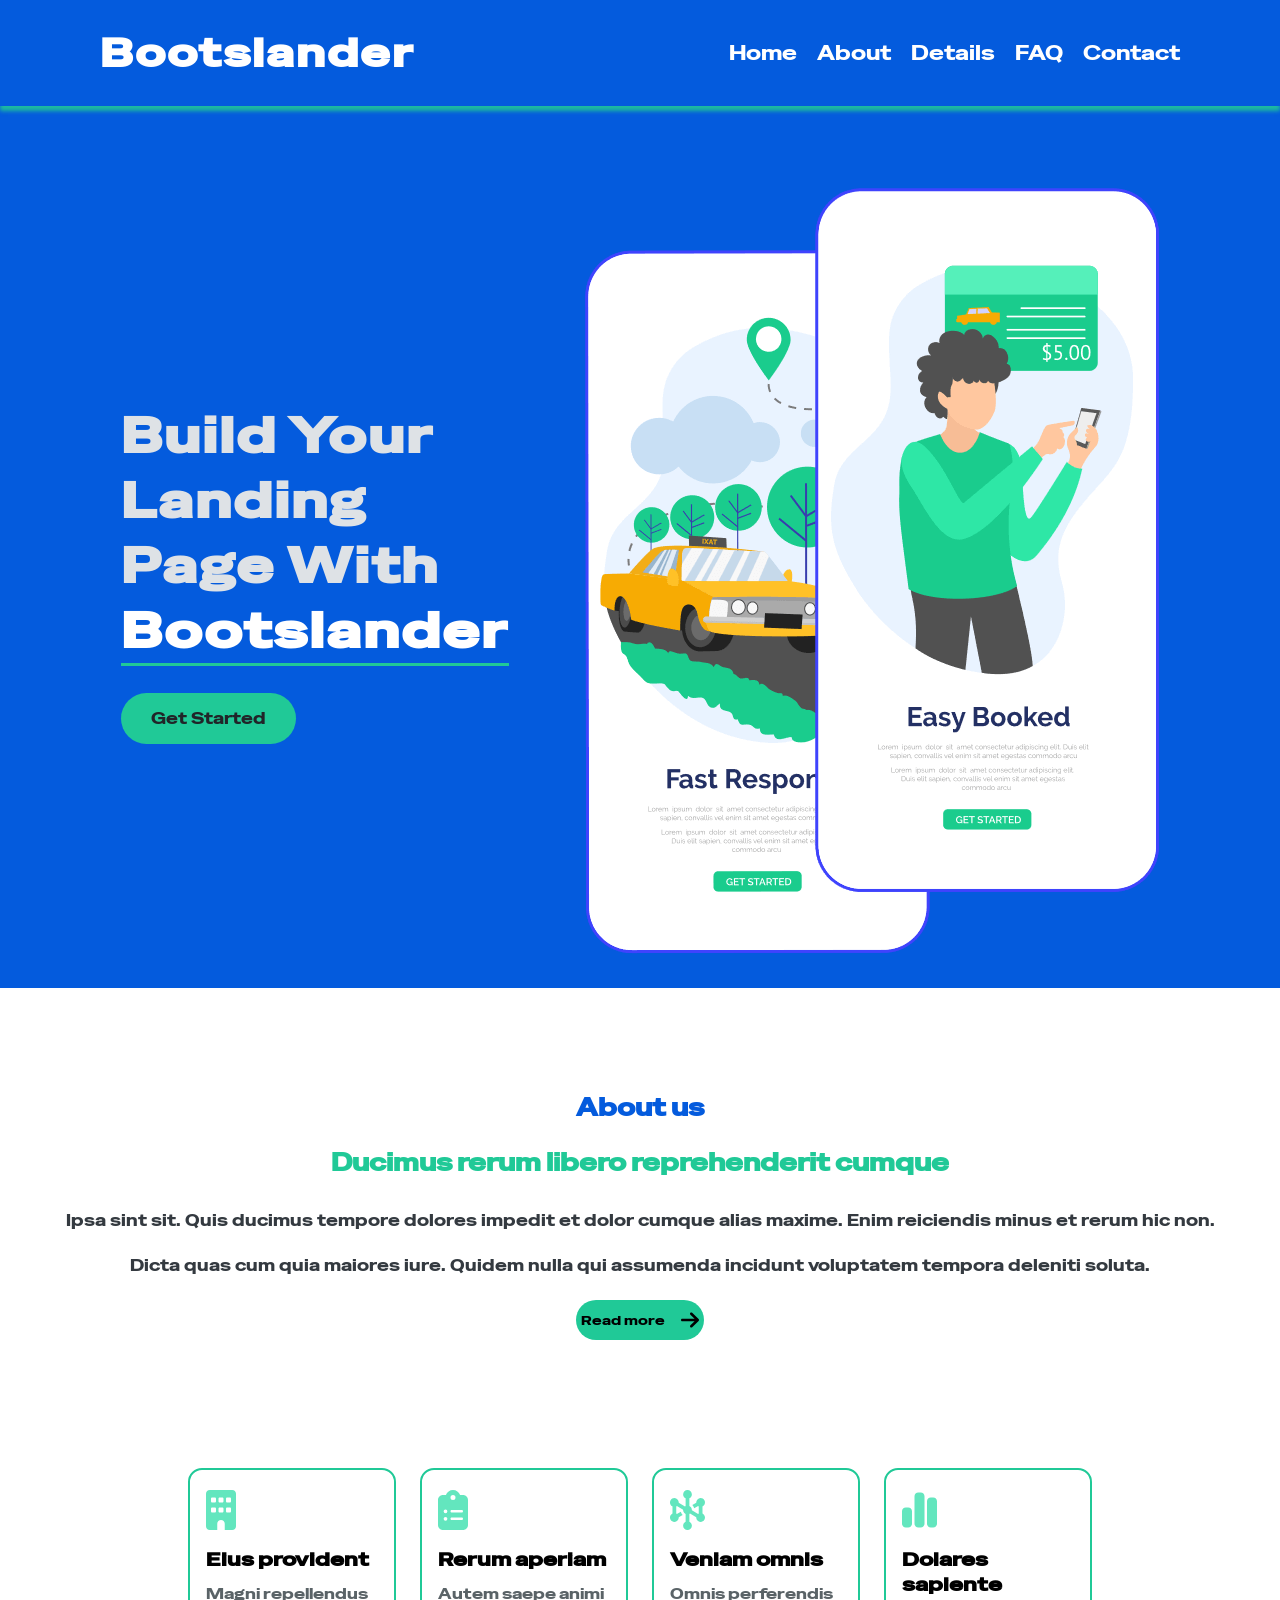
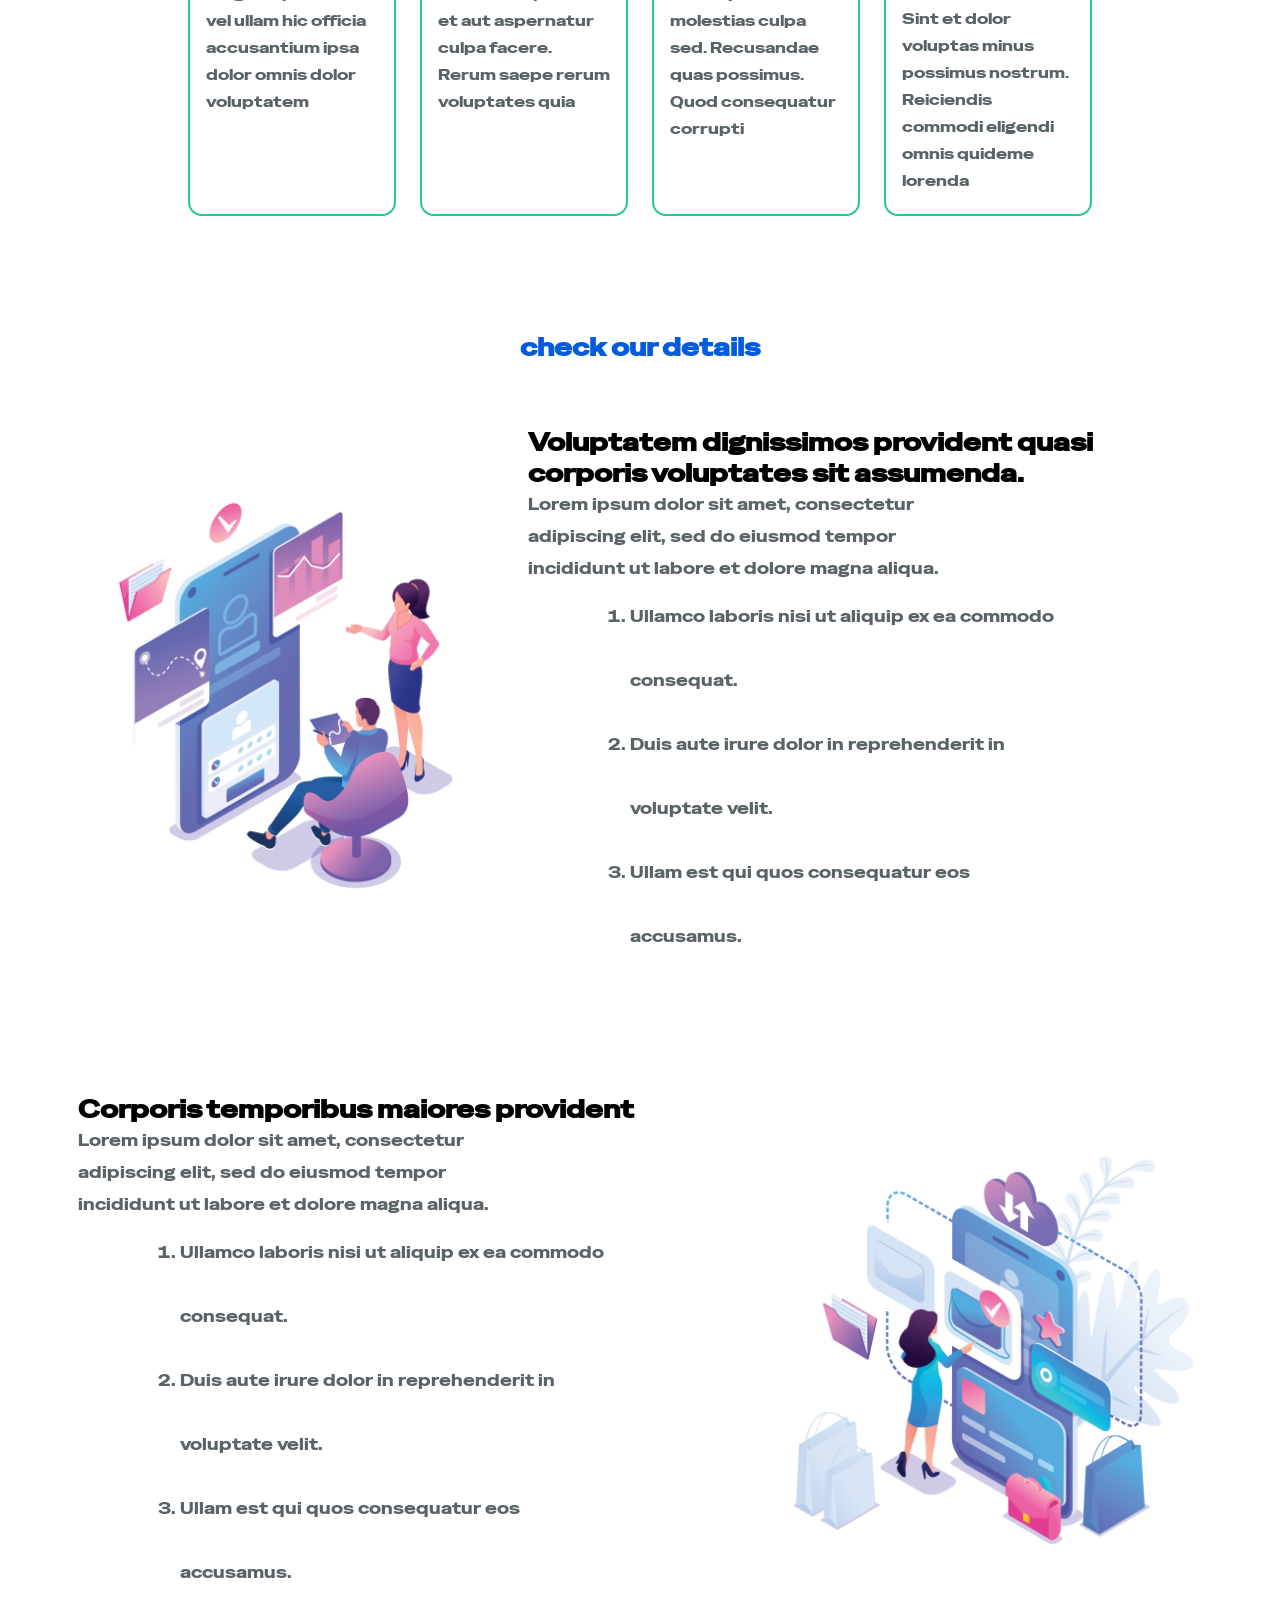
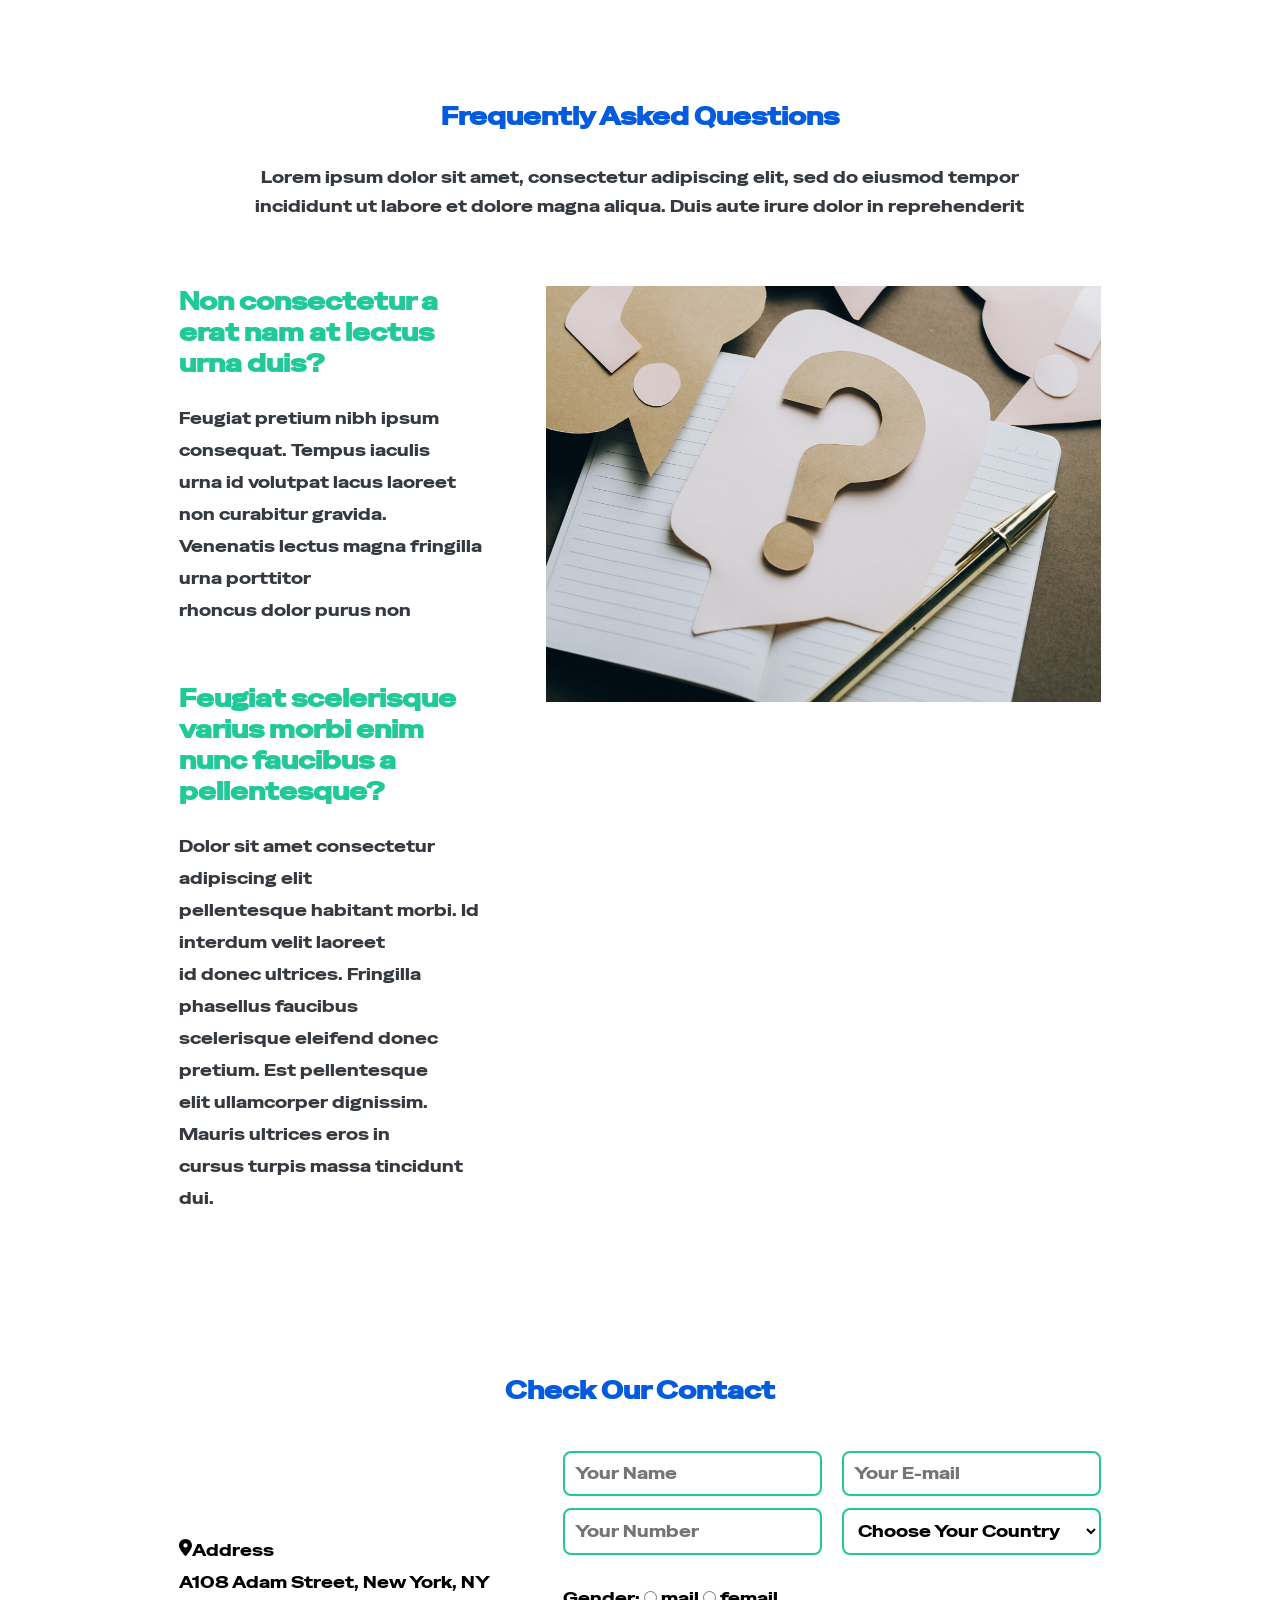
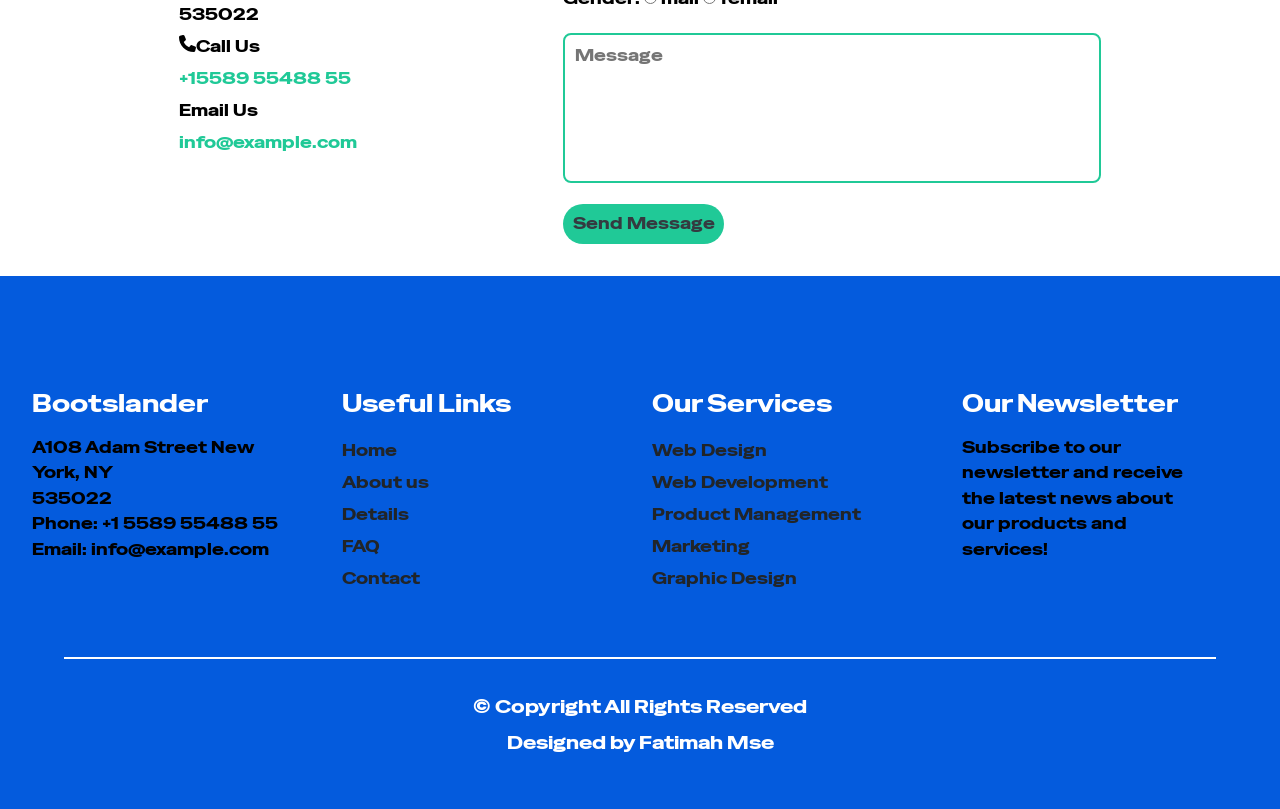
<file: Raneem_Nassan_2#/index.html>
<!DOCTYPE html>
<html lang="en">
<head>
    <meta charset="UTF-8">
    <meta name="viewport" content="width=device-width, initial-scale=1.0">
    <link rel="stylesheet" href="./assets/css/style.css">
    <link rel="preconnect" href="https://fonts.googleapis.com">
    <link rel="preconnect" href="https://fonts.gstatic.com" crossorigin>
    <link href="https://fonts.googleapis.com/css2?family=Special+Gothic+Expanded+One&display=swap" rel="stylesheet">
    <title>Document</title>
</head>
<body>
    <header>
        <nav>
            <div class="navItems">
                <h1 class="logo">Bootslander</h1>
                <ul class="navLink">
                    <li><a href="#home">Home</a></li>
                    <li><a href="#about">About</a></li>
                    <li><a href="#details">Details</a></li>
                    <li><a href="#faq">FAQ</a></li>
                    <li><a href="#contact">Contact</a></li>
                </ul>
            </div>
        </nav>

        <div class="hero">
            <div class="heroContext">
                <h2>Build Your Landing <br> Page With  <br><span>Bootslander</span></h2>
                <button type="submit" class="heroButton">Get Started</button>
            </div>

            <div class="imagehero">
                <img src="./assets/img/hero-img.png" alt="heroImage">
            </div>
        </div>
    </header>
        <section id="about" >
            <div class="about">
                <h1>About us</h1>
                <h2 class="sub_title">Ducimus rerum libero reprehenderit cumque</h2>
                <p  class="text">Ipsa sint sit. Quis ducimus tempore dolores impedit et dolor cumque alias maxime. Enim reiciendis minus et rerum hic non. </p>
                <p class="text"> Dicta quas cum quia maiores iure. Quidem nulla qui assumenda incidunt voluptatem tempora deleniti soluta.</p>
                <button class="btnReadmore">Read more
                        <img src="./assets/img/arrow-right-solid.svg" alt="arrow-right" >
                </button>
            </div>
            <div class="container">
                <div class="cardOne">
                    <img src="./assets/img/building-solid.svg" alt="building" class="imgCard">
                    <h3>Eius provident</h3>
                    <p class="textCard">Magni repellendus vel ullam  hic officia accusantium ipsa dolor omnis dolor voluptatem</p>
                </div>
                <div class="cardOne">
                    <img src="./assets/img/clipboard-list-solid.svg" alt="clipboard-list" class="imgCard">
                    <h3>Rerum aperiam</h3>
                    <p class="textCard">Autem saepe animi et aut aspernatur culpa facere. Rerum saepe rerum voluptates quia</p>
                </div>
                <div class="cardOne">
                    <img src="./assets/img/hexagon-nodes-solid.svg" alt="hexagon-nodes" class="imgCard">
                    <h3>Veniam omnis</h3>
                    <p class="textCard">Omnis perferendis molestias culpa sed. Recusandae quas possimus. Quod consequatur corrupti</p>
                </div>
                <div class="cardOne">
                    <img src="./assets/img/chart-simple-solid.svg" alt="chart-simple" class="imgCard">
                    <h3>Dolares sapiente</h3>
                    <p class="textCard">Sint et dolor voluptas minus possimus nostrum. Reiciendis commodi eligendi omnis quideme lorenda</p>
                </div>
            </div>
        </section>
        <section  id="details">
            <div class="detail">
                <h1>check our details</h1>
            </div>
            <div class="details">
                <div class="detailsPhoto">
                    <img src="./assets/img/details-1.png" alt="detailsphoto">
                </div>
                <div class="detailsText">
                    <h2>Voluptatem dignissimos provident quasi corporis voluptates sit assumenda.</h2>
                    <p>Lorem ipsum dolor sit amet, consectetur adipiscing elit, sed do eiusmod tempor incididunt ut labore et dolore magna aliqua.</p>
                    <ol type="1">
                        <li>Ullamco laboris nisi ut aliquip ex ea commodo consequat.</li>
                        <li>Duis aute irure dolor in reprehenderit in voluptate velit.</li>
                        <li>Ullam est qui quos consequatur eos accusamus.</li>
                    </ol>
                </div>
            </div>
            <br>
            <div class="detailsSecond">
                <div class="detailsText">
                    <h2>Corporis temporibus maiores provident</h2>
                    <p>Lorem ipsum dolor sit amet, consectetur adipiscing elit, sed do eiusmod tempor incididunt ut labore et dolore magna aliqua.</p>
                    <ol type="1">
                        <li>Ullamco laboris nisi ut aliquip ex ea commodo consequat.</li>
                        <li>Duis aute irure dolor in reprehenderit in voluptate velit.</li>
                        <li>Ullam est qui quos consequatur eos accusamus.</li>
                    </ol>
                </div>
                <div class="detailsPhoto">
                    <img src="./assets/img/details-2.png" alt="details-2">
                </div>
            </div>
        </section>
        <section id="faq">
            <div class="faqTitle">
                <h1>Frequently Asked Questions</h1>
                <p>Lorem ipsum dolor sit amet, consectetur adipiscing elit, sed do eiusmod tempor incididunt ut labore et dolore magna aliqua. Duis aute irure dolor in reprehenderit
                </p>
            </div>
            <div class="faqContainer">
                <div class="tesxt">
                    <h2>Non consectetur a erat nam at lectus urna duis?</h2>
                    <p>Feugiat pretium nibh ipsum consequat. Tempus iaculis <br> urna id volutpat lacus laoreet non curabitur gravida. <br> Venenatis lectus magna fringilla urna porttitor  <br>rhoncus dolor purus non
                    </p>
                    <h2>Feugiat scelerisque varius morbi enim nunc faucibus a pellentesque?</h2>
                    <p>Dolor sit amet consectetur adipiscing elit <br> pellentesque habitant morbi. Id interdum velit laoreet  <br>id donec ultrices. Fringilla phasellus faucibus  <br>scelerisque eleifend donec pretium. Est pellentesque <br> elit ullamcorper dignissim. Mauris ultrices eros in  <br>cursus turpis massa tincidunt dui.
                    </p>
                </div>
                <div class="imges">
                    <img src="./assets/img/faq.jpg" alt="faq">
                </div>
            </div>
        </section>
        <section id="contact" class="contact">
            <h1>check our contact</h1>
            <div class="contact-input">
                <div class="contactInfo">
                    <p>
                    <img src="./assets/img/location-dot-solid.svg" alt="location-svg" >Address
                    <br>
                    A108 Adam Street, New York, NY 535022
                    </p>
                    <p>
                        <img src="./assets/img/phone-solid.svg" alt="phone-svg" >Call Us
                        <br>
                        <span>+15589 55488 55</span>
                    </p>
                    <p>
                        Email Us
                        <br>
                        <span>info@example.com</span>
                    </p>
                </div>
                <div class="contactInput">
                    <form action=""></form>
                        <div class="input">
                            <input type="text" placeholder="Your Name" >
                            <input type="email"  placeholder="Your E-mail" >
                        </div>
                        <div class="input">
                            <input type="number" placeholder="Your Number"  >
                            <select name="country" id="country" >
                                <option value="">Choose Your Country</option>
                                <option value="Aleppo">Aleppo</option>
                                <option value="Lattakia">Lattakia</option>
                                <option value="Hama">Hama</option>
                                <option value="Homs">Homs</option>
                            </select>
                        </div>
                        <br>
                        <label for="gender">Gender:</label>
                        <input type="radio" name="gender" id="mail" value="mail">
                        <label for="mail">mail</label>
                        <input type="radio" name="gender" id="femail " value="femail">
                        <label for="femail">femail</label>
                        <br>
                        <textarea name="message" id="message" cols="55" rows="6" placeholder="Message"></textarea>
                        <br>
                        <input type="submit" value="Send Message" class="sendMessage">
                    </form>
                </div>
            </div>
        </section>
    </main>
    <footer  class="footer">
        <div class="footer-container">
            <div class="footerCloum">
                <h3>Bootslander</h3>
                <p>A108 Adam Street New York, NY <br> 535022</p>
                <p> Phone: +1 5589 55488 55</p>
                <p>Email: info@example.com</p>
            </div>
            <div class="footerCloum">
                <h3>Useful Links</h3>
                <ul>
                    <li><a href="#home">Home</a></li>
                    <li><a href="#about">About us</a></li>
                    <li><a href="#details">Details</a></li>
                    <li><a href="#faq">FAQ</a></li>
                    <li><a href="#Contact">Contact</a></li>
                </ul>
            </div>
            <div class="footerCloum">
                <h3>Our Services</h3>
                <ul>
                    <li><a href="#">Web Design</a></li>
                    <li><a href="#">Web Development</a></li>
                    <li><a href="#">Product Management</a></li>
                    <li><a href="#">Marketing</a></li>
                    <li><a href="#">Graphic Design</a></li>
                </ul>
            </div>
            <div class="footerCloum">
                <h3>Our Newsletter</h3>
                <p class="praghe">Subscribe to our  <br>newsletter and receive <br> the latest news about  <br>our products and  <br>services!</p>
            </div>
        </div>
        <hr class="footer-divider">
        <div class="footer-bottom">
            <h3>
                © Copyright All Rights Reserved <br>Designed by Fatimah Mse
            </h3>
        </div>
    </footer>
    
    
</body>
</html>
</file>
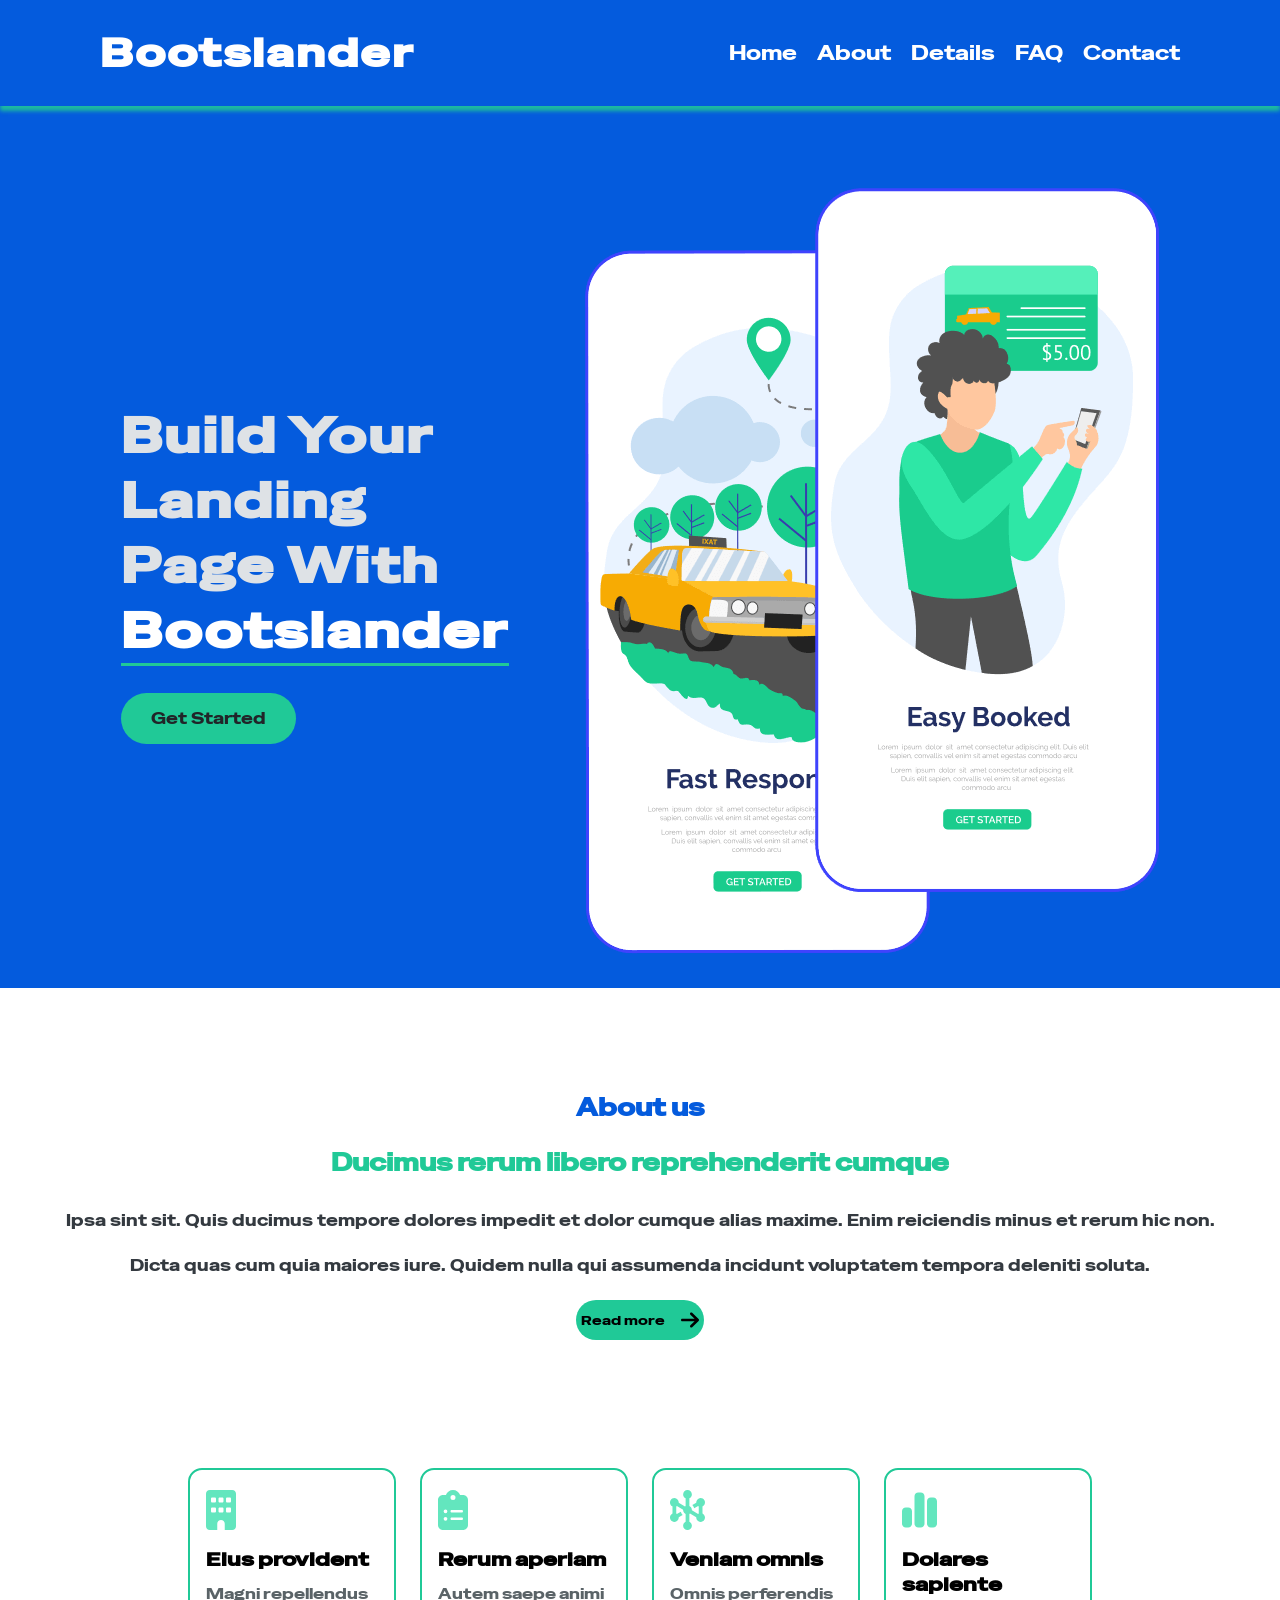
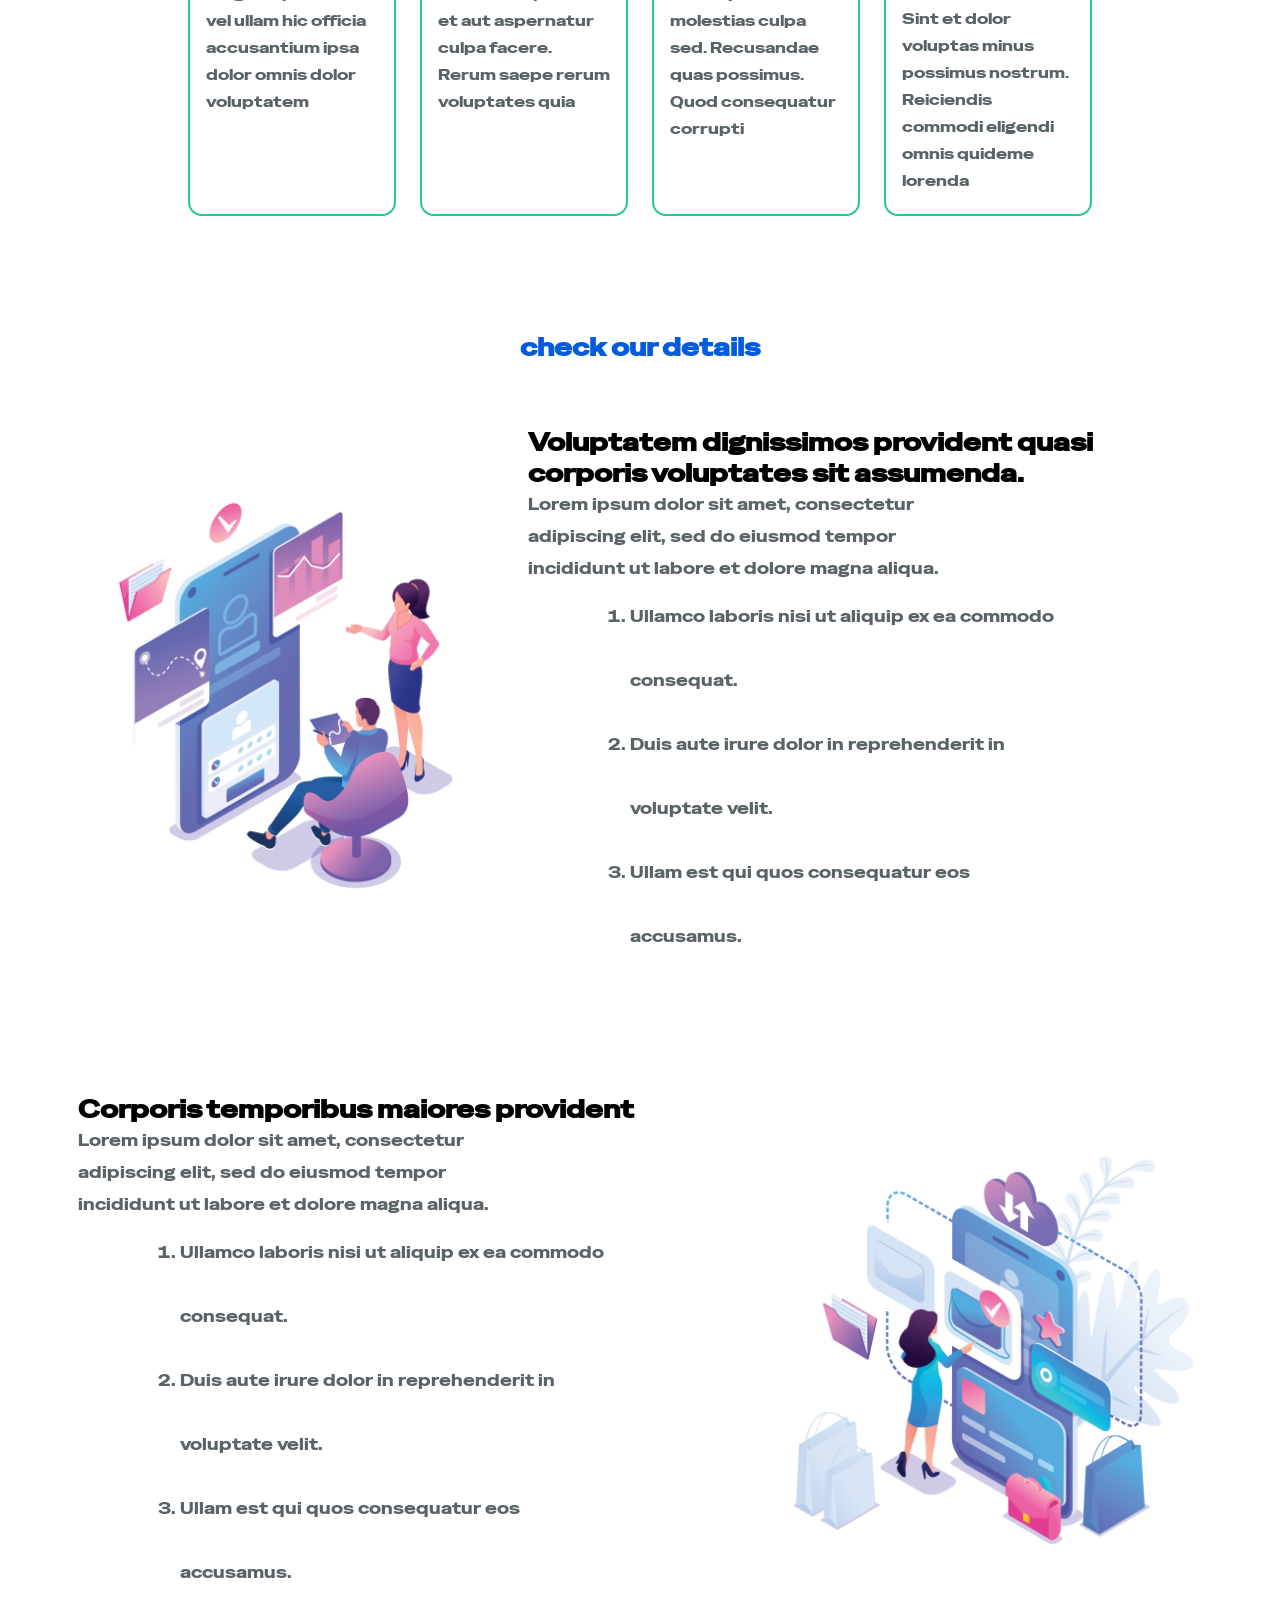
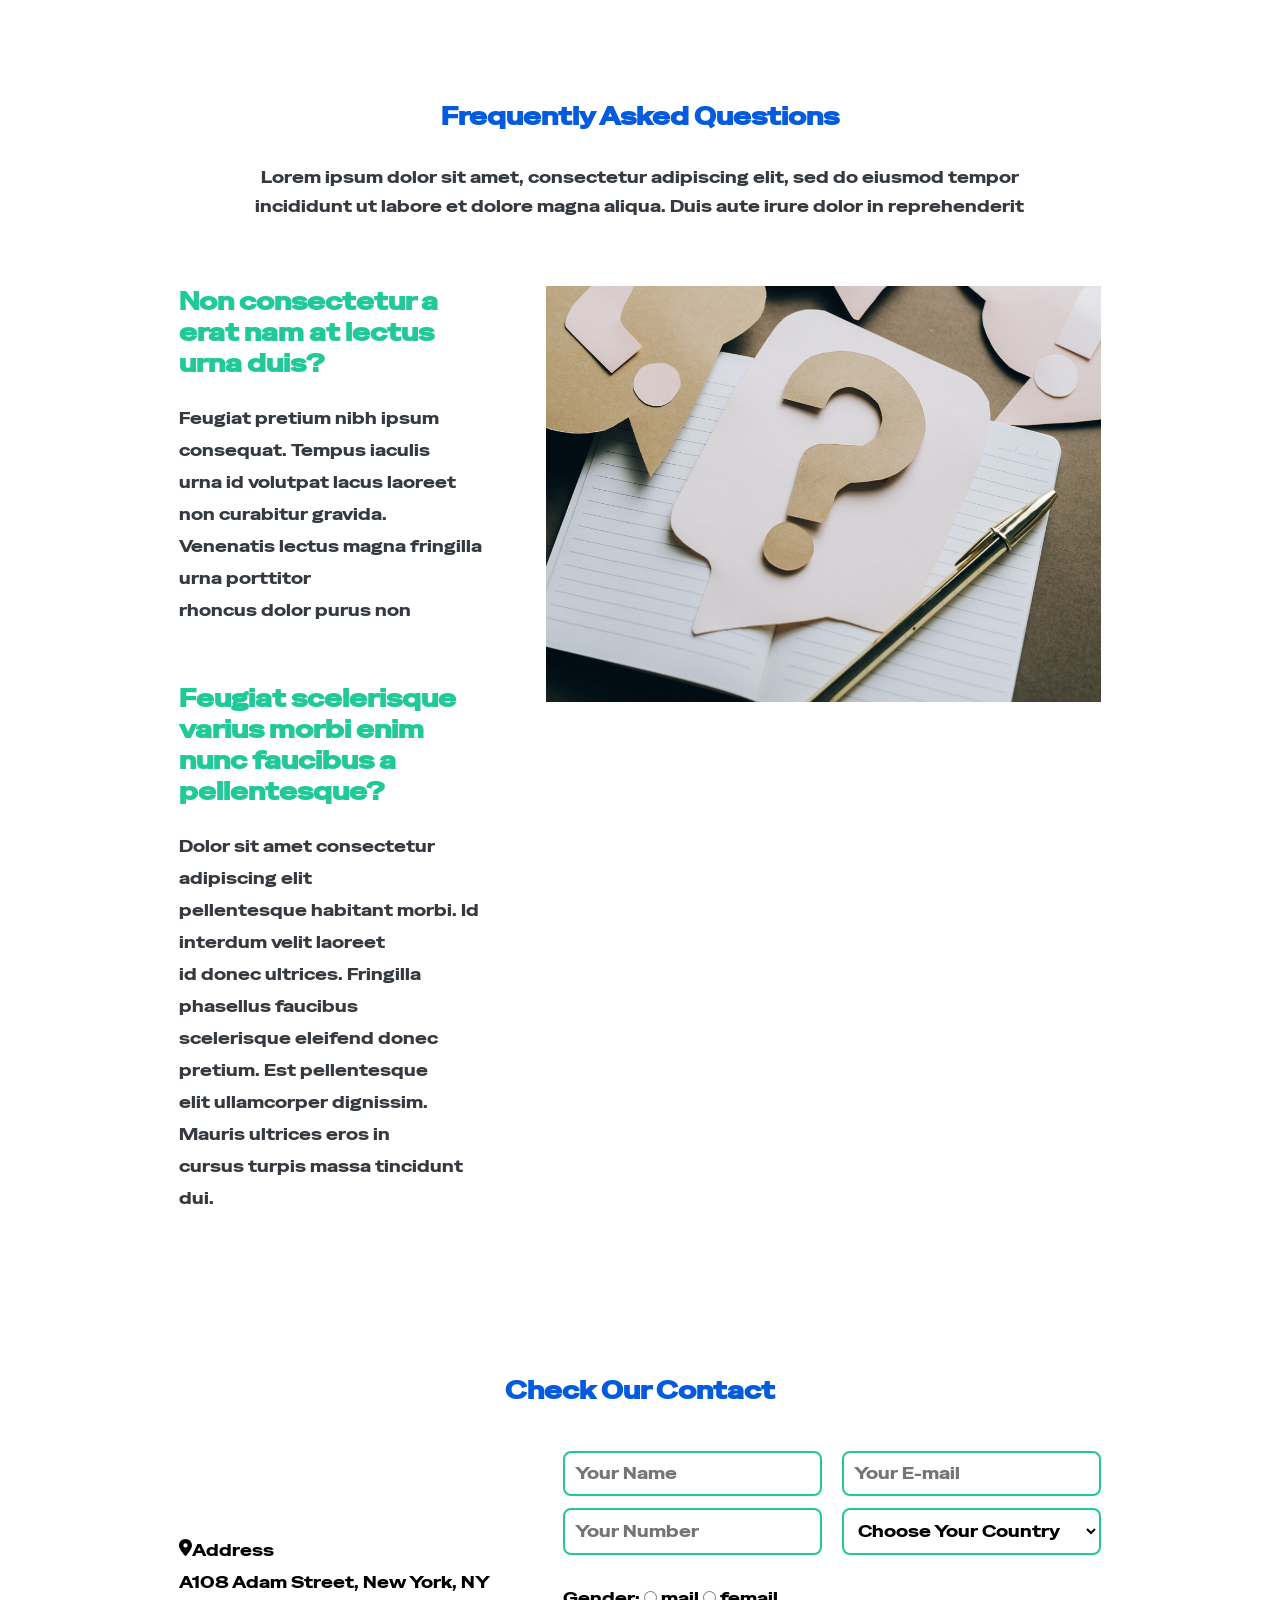
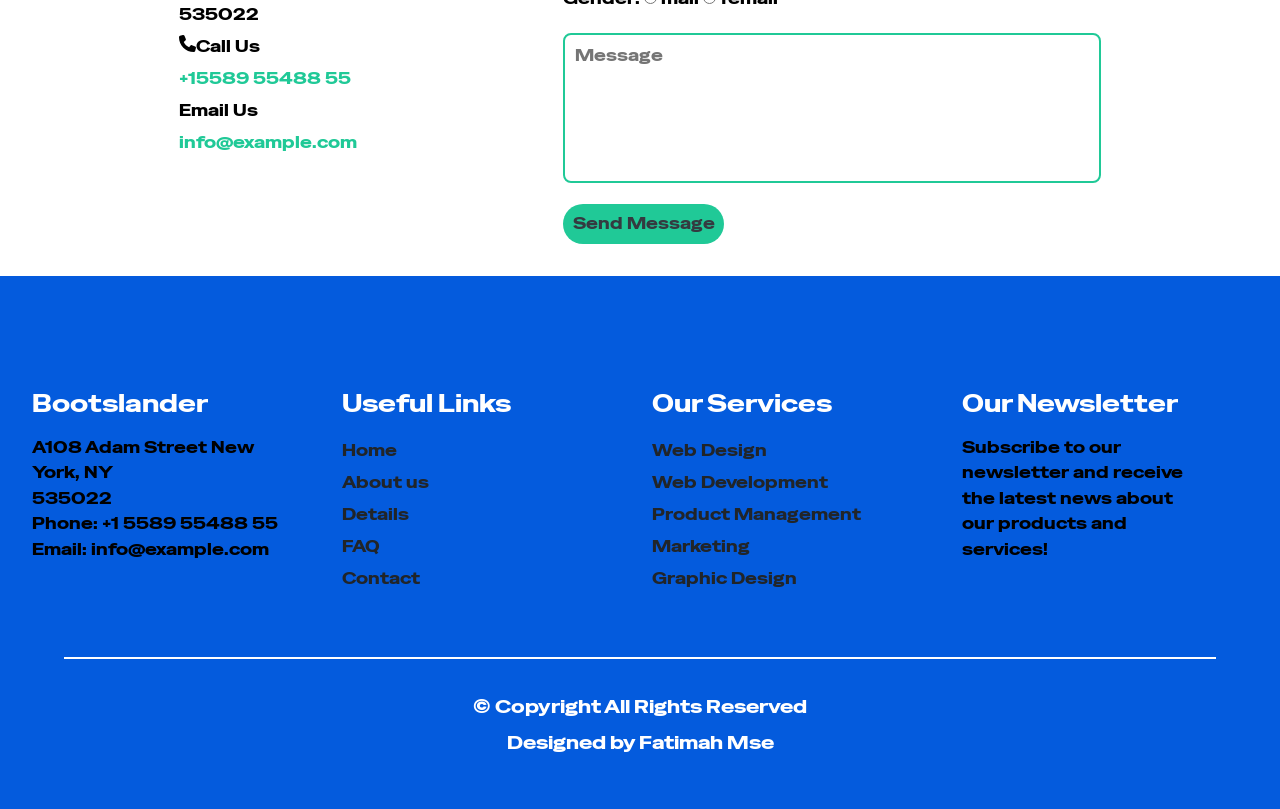
<file: Raneem_Nassan_2#/Raneem_Nassan_2#/index.html>
<!DOCTYPE html>
<html lang="en">
<head>
    <meta charset="UTF-8">
    <meta name="viewport" content="width=device-width, initial-scale=1.0">
    <link rel="stylesheet" href="./assets/css/style.css">
    <link rel="preconnect" href="https://fonts.googleapis.com">
    <link rel="preconnect" href="https://fonts.gstatic.com" crossorigin>
    <link href="https://fonts.googleapis.com/css2?family=Special+Gothic+Expanded+One&display=swap" rel="stylesheet">
    <title>Document</title>
</head>
<body>
    <header>
        <nav>
            <div class="navItems">
                <h1 class="logo">Bootslander</h1>
                <ul class="navLink">
                    <li><a href="#home">Home</a></li>
                    <li><a href="#about">About</a></li>
                    <li><a href="#details">Details</a></li>
                    <li><a href="#faq">FAQ</a></li>
                    <li><a href="#contact">Contact</a></li>
                </ul>
            </div>
        </nav>

        <div class="hero">
            <div class="heroContext">
                <h2>Build Your Landing <br> Page With  <br><span>Bootslander</span></h2>
                <button type="submit" class="heroButton">Get Started</button>
            </div>

            <div class="imagehero">
                <img src="./assets/img/hero-img.png" alt="heroImage">
            </div>
        </div>
    </header>
        <section id="about" >
            <div class="about">
                <h1>About us</h1>
                <h2 class="sub_title">Ducimus rerum libero reprehenderit cumque</h2>
                <p  class="text">Ipsa sint sit. Quis ducimus tempore dolores impedit et dolor cumque alias maxime. Enim reiciendis minus et rerum hic non. </p>
                <p class="text"> Dicta quas cum quia maiores iure. Quidem nulla qui assumenda incidunt voluptatem tempora deleniti soluta.</p>
                <button class="btnReadmore">Read more
                        <img src="./assets/img/arrow-right-solid.svg" alt="arrow-right" >
                </button>
            </div>
            <div class="container">
                <div class="cardOne">
                    <img src="./assets/img/building-solid.svg" alt="building" class="imgCard">
                    <h3>Eius provident</h3>
                    <p class="textCard">Magni repellendus vel ullam  hic officia accusantium ipsa dolor omnis dolor voluptatem</p>
                </div>
                <div class="cardOne">
                    <img src="./assets/img/clipboard-list-solid.svg" alt="clipboard-list" class="imgCard">
                    <h3>Rerum aperiam</h3>
                    <p class="textCard">Autem saepe animi et aut aspernatur culpa facere. Rerum saepe rerum voluptates quia</p>
                </div>
                <div class="cardOne">
                    <img src="./assets/img/hexagon-nodes-solid.svg" alt="hexagon-nodes" class="imgCard">
                    <h3>Veniam omnis</h3>
                    <p class="textCard">Omnis perferendis molestias culpa sed. Recusandae quas possimus. Quod consequatur corrupti</p>
                </div>
                <div class="cardOne">
                    <img src="./assets/img/chart-simple-solid.svg" alt="chart-simple" class="imgCard">
                    <h3>Dolares sapiente</h3>
                    <p class="textCard">Sint et dolor voluptas minus possimus nostrum. Reiciendis commodi eligendi omnis quideme lorenda</p>
                </div>
            </div>
        </section>
        <section  id="details">
            <div class="detail">
                <h1>check our details</h1>
            </div>
            <div class="details">
                <div class="detailsPhoto">
                    <img src="./assets/img/details-1.png" alt="detailsphoto">
                </div>
                <div class="detailsText">
                    <h2>Voluptatem dignissimos provident quasi corporis voluptates sit assumenda.</h2>
                    <p>Lorem ipsum dolor sit amet, consectetur adipiscing elit, sed do eiusmod tempor incididunt ut labore et dolore magna aliqua.</p>
                    <ol type="1">
                        <li>Ullamco laboris nisi ut aliquip ex ea commodo consequat.</li>
                        <li>Duis aute irure dolor in reprehenderit in voluptate velit.</li>
                        <li>Ullam est qui quos consequatur eos accusamus.</li>
                    </ol>
                </div>
            </div>
            <br>
            <div class="detailsSecond">
                <div class="detailsText">
                    <h2>Corporis temporibus maiores provident</h2>
                    <p>Lorem ipsum dolor sit amet, consectetur adipiscing elit, sed do eiusmod tempor incididunt ut labore et dolore magna aliqua.</p>
                    <ol type="1">
                        <li>Ullamco laboris nisi ut aliquip ex ea commodo consequat.</li>
                        <li>Duis aute irure dolor in reprehenderit in voluptate velit.</li>
                        <li>Ullam est qui quos consequatur eos accusamus.</li>
                    </ol>
                </div>
                <div class="detailsPhoto">
                    <img src="./assets/img/details-2.png" alt="details-2">
                </div>
            </div>
        </section>
        <section id="faq">
            <div class="faqTitle">
                <h1>Frequently Asked Questions</h1>
                <p>Lorem ipsum dolor sit amet, consectetur adipiscing elit, sed do eiusmod tempor incididunt ut labore et dolore magna aliqua. Duis aute irure dolor in reprehenderit
                </p>
            </div>
            <div class="faqContainer">
                <div class="tesxt">
                    <h2>Non consectetur a erat nam at lectus urna duis?</h2>
                    <p>Feugiat pretium nibh ipsum consequat. Tempus iaculis <br> urna id volutpat lacus laoreet non curabitur gravida. <br> Venenatis lectus magna fringilla urna porttitor  <br>rhoncus dolor purus non
                    </p>
                    <h2>Feugiat scelerisque varius morbi enim nunc faucibus a pellentesque?</h2>
                    <p>Dolor sit amet consectetur adipiscing elit <br> pellentesque habitant morbi. Id interdum velit laoreet  <br>id donec ultrices. Fringilla phasellus faucibus  <br>scelerisque eleifend donec pretium. Est pellentesque <br> elit ullamcorper dignissim. Mauris ultrices eros in  <br>cursus turpis massa tincidunt dui.
                    </p>
                </div>
                <div class="imges">
                    <img src="./assets/img/faq.jpg" alt="faq">
                </div>
            </div>
        </section>
        <section id="contact" class="contact">
            <h1>check our contact</h1>
            <div class="contact-input">
                <div class="contactInfo">
                    <p>
                    <img src="./assets/img/location-dot-solid.svg" alt="location-svg" >Address
                    <br>
                    A108 Adam Street, New York, NY 535022
                    </p>
                    <p>
                        <img src="./assets/img/phone-solid.svg" alt="phone-svg" >Call Us
                        <br>
                        <span>+15589 55488 55</span>
                    </p>
                    <p>
                        Email Us
                        <br>
                        <span>info@example.com</span>
                    </p>
                </div>
                <div class="contactInput">
                    <form action=""></form>
                        <div class="input">
                            <input type="text" placeholder="Your Name" >
                            <input type="email"  placeholder="Your E-mail" >
                        </div>
                        <div class="input">
                            <input type="number" placeholder="Your Number"  >
                            <select name="country" id="country" >
                                <option value="">Choose Your Country</option>
                                <option value="Aleppo">Aleppo</option>
                                <option value="Lattakia">Lattakia</option>
                                <option value="Hama">Hama</option>
                                <option value="Homs">Homs</option>
                            </select>
                        </div>
                        <br>
                        <label for="gender">Gender:</label>
                        <input type="radio" name="gender" id="mail" value="mail">
                        <label for="mail">mail</label>
                        <input type="radio" name="gender" id="femail " value="femail">
                        <label for="femail">femail</label>
                        <br>
                        <textarea name="message" id="message" cols="55" rows="6" placeholder="Message"></textarea>
                        <br>
                        <input type="submit" value="Send Message" class="sendMessage">
                    </form>
                </div>
            </div>
        </section>
    </main>
    <footer  class="footer">
        <div class="footer-container">
            <div class="footerCloum">
                <h3>Bootslander</h3>
                <p>A108 Adam Street New York, NY <br> 535022</p>
                <p> Phone: +1 5589 55488 55</p>
                <p>Email: info@example.com</p>
            </div>
            <div class="footerCloum">
                <h3>Useful Links</h3>
                <ul>
                    <li><a href="#home">Home</a></li>
                    <li><a href="#about">About us</a></li>
                    <li><a href="#details">Details</a></li>
                    <li><a href="#faq">FAQ</a></li>
                    <li><a href="#Contact">Contact</a></li>
                </ul>
            </div>
            <div class="footerCloum">
                <h3>Our Services</h3>
                <ul>
                    <li><a href="#">Web Design</a></li>
                    <li><a href="#">Web Development</a></li>
                    <li><a href="#">Product Management</a></li>
                    <li><a href="#">Marketing</a></li>
                    <li><a href="#">Graphic Design</a></li>
                </ul>
            </div>
            <div class="footerCloum">
                <h3>Our Newsletter</h3>
                <p class="praghe">Subscribe to our  <br>newsletter and receive <br> the latest news about  <br>our products and  <br>services!</p>
            </div>
        </div>
        <hr class="footer-divider">
        <div class="footer-bottom">
            <h3>
                © Copyright All Rights Reserved <br>Designed by Fatimah Mse
            </h3>
        </div>
    </footer>
    
</body>
</html>
</file>
<file: Raneem_Nassan_2#/assets/css/style.css>
*{
    padding: 0px;
    margin: 0px;
    box-sizing: border-box;
    font-family: "Special Gothic Expanded One", sans-serif;

}
header{
    background-color: #045BDD;
    
}
/* nav start */
nav{
    color: #FFFFFF;
    padding: 27px 100px ;
    box-shadow: 0 5px 4px  #1DBAA0;
}
.navItems{
    display: flex;
    justify-content: space-between;
    align-items: center;
}
.navLink{
    display: flex;
    align-items: center;
    gap: 20px;
    list-style: none;
    font-size: 20px;
}
nav a{
    color: #FFFFFF;
    text-decoration: none;
}
nav .logo{
    font-size: 40px;
    letter-spacing: 2px;
}
/* nav end */
/* hero start  */
.hero {
    height: calc(100vh - 70px);
    margin: 52px 121px;
    color: #fff;
    display: flex;
    align-items: center;
    justify-content: space-between;

}
.hero h2 {
    color: #DEE2E6;
    font-size: 50px;
    letter-spacing: 2px;
    font-weight: 800;
    
}
.hero h2 span {
    color: #ffff;
    border-bottom: 3px solid #20C997;
    
}
.heroButton{
    background-color: #20C997;
    color: #212529;
    border: none;
    padding: 15px 30px;
    border-radius: 40px;
    font-size: 16px;
    margin-top: 30px;
}
/* hero end */
/* start sectione AboutUs */
.about{
    padding: 52px 0;
    display: flex;
    flex-direction: column;
    align-items: center;
    justify-content: center;

}
.about h1{
    color: #045BDD;
    margin-bottom: 24px;
}
.about .sub_title{
    color: #20C997;
    margin-bottom: 32px;
}
.about .text{
    font-size: 16px;
    margin-bottom: 24px;
    color: #343A40;
}
.btnReadmore{
    background-color: #20C997;
    height: 40px;
    width: 10%;
    border: none;
    border-radius: 20px;
    display: flex;
    align-items: center;
    justify-content: center;
    gap: 16px;
    margin-bottom: 56px;

}
/* start Card */
.about button img{
    height: 20px;
}
.imgCard{
    height: 40px;
    margin-bottom: 12px;
    
}
.container{
    
    display: flex;
    justify-content: center;
    align-items: stretch;
    gap: 24px;
    flex-wrap: wrap;
    padding: 20px 60px;
    width: 100%;
    max-width: 80%;
    margin: 0 auto; 
    
}
.cardOne{
    flex: 1 1 100px;
    background-color: #FFFFFF;
    border: 2px solid #20C997;
    border-radius: 14px;
    padding: 20px 16px;
    
}
.textCard{
    color: #5A6367;
    font-size: 15px;   
    line-height: 1.8;
    margin-top: 8px;  
}
/* start section2 */
.detail h1{
    text-align: center;
    color: #045BDD;
    margin-top:96px ;
    margin-bottom: 64px;
}
.details{
    
    display: flex;
    justify-content: center;
    align-items: center;
    gap: 70px;
    margin-top: 64px;
}
.detailsPhoto img{
    height: 400px;

}
.detailsText{
    max-width: 50%;

}
.detailsText p,ol{
    color:  #5A6367;
    
}
.detailsText ol{
    padding: 0 16%;
    line-height: 4;
}
.detailsText p{
    line-height: 2;
    max-width: 70%;
}
.detailsSecond{
    display: flex;
    justify-content: center;
    align-items: center;
    gap: 70px;
    margin-top: 104px;
}
/* end section 2 */
/* start sectio 3 */
.faqTitle{
    display: flex;
    flex-direction: column;
    justify-content: center;
    align-items: center;
    text-align: center;
    margin-top: 96px;
}
.faqTitle h1{
    color: #045BDD;
    margin-bottom: 32px;
}
.faqTitle p{
    max-width: 66%;
    color: #343A40;
    line-height: 1.8;
}
.faqContainer{
    display: flex;
    justify-content:center;
    gap: 50px;
    margin-top: 64px;
    padding:0 14%;
}
.faqContainer img{
    flex: 1; 
    height: 416px;
}
.faqContainer .tesxt{
    flex: 1; 

}
.faqContainer .tesxt h2{
    color: #20C997;
    margin-bottom: 24px;
    
}
.faqContainer .tesxt p{
    margin-bottom: 56px;
    line-height: 2;
    color: #343A40;
}
/* end section fqa */
/* start section contact */
.contact h1{
    color: #045BDD;
    text-transform: capitalize;
    text-align: center;
    margin-top: 104px;
    margin-bottom: 45px;
}
.contact{
    padding:0 14%;
}
.contactInfo{
    line-height: 2;
}
.contactInfo span{
    color: #20C997;

}
.contactInfo img{
    height: 17px;
}
.contact-input{
    display: flex;
    justify-content: space-between;
    align-items: center;
    gap: 56px;
}
.contactInput .input{
    display: flex;
    gap: 20px;
    margin-bottom: 12px;
}
.contactInput .input input,select,textarea {
    width: 100%;               
    padding: 10px;            
    background-color: #FFFFFF; 
    border: 2px solid #20C997;
    border-radius: 8px;       
    outline: none;             
    font-size: 16px;
}
.contactInput textarea{
    margin-top: 24px;
    resize: none;
}
.sendMessage{
    background-color: #20C997;
    height: 40px;
    width: 30%;
    border: none;
    border-radius: 20px;
    display: flex;
    align-items: center;
    justify-content: center;
    margin-top: 16px;
    font-size: 16px;
    color: #343A40;;

}
/* end section contact  */
/* start footer */
.footer{
    margin-top: 32px;
    background-color: #045BDD;
    padding: 48px 0;
}
.footer-container{
    display: flex;
    justify-content: space-evenly;
    gap: 24px;
    margin-top: 32px;
    padding: 32px ;
}
.footer-container h3{
    color: #FFFFFF;
    font-size: 24px;
    font-weight: 200;
    margin-bottom: 16px;
    
}
.footerCloum{
    flex: 1;
    padding-right: 16px; 
}
.footerCloum p {

    font-size: 16px;
    line-height: 1.6;
}
.footerCloum ul{
    list-style: none;
    line-height: 2;
    
}
.footerCloum ul a{
    text-decoration: none;
    color: #212529;
}

.footer-divider {
    border: 1px solid #FFFFFF;
    margin: 30px auto;
    width: 90%; 
    
}
.footer-bottom h3 {
    color: #FFFFFF;
    text-align: center;
    font-size: 18px;
    font-weight:100;
    line-height: 2;
}
</file>
<file: Raneem_Nassan_2#/Raneem_Nassan_2#/assets/css/style.css>
*{
    padding: 0px;
    margin: 0px;
    box-sizing: border-box;
    font-family: "Special Gothic Expanded One", sans-serif;

}
header{
    background-color: #045BDD;
    
}
/* nav start */
nav{
    color: #FFFFFF;
    padding: 27px 100px ;
    box-shadow: 0 5px 4px  #1DBAA0;
}
.navItems{
    display: flex;
    justify-content: space-between;
    align-items: center;
}
.navLink{
    display: flex;
    align-items: center;
    gap: 20px;
    list-style: none;
    font-size: 20px;
}
nav a{
    color: #FFFFFF;
    text-decoration: none;
}
nav .logo{
    font-size: 40px;
    letter-spacing: 2px;
}
/* nav end */
/* hero start  */
.hero {
    height: calc(100vh - 70px);
    margin: 52px 121px;
    color: #fff;
    display: flex;
    align-items: center;
    justify-content: space-between;

}
.hero h2 {
    color: #DEE2E6;
    font-size: 50px;
    letter-spacing: 2px;
    font-weight: 800;
    
}
.hero h2 span {
    color: #ffff;
    border-bottom: 3px solid #20C997;
    
}
.heroButton{
    background-color: #20C997;
    color: #212529;
    border: none;
    padding: 15px 30px;
    border-radius: 40px;
    font-size: 16px;
    margin-top: 30px;
}
/* hero end */
/* start sectione AboutUs */
.about{
    padding: 52px 0;
    display: flex;
    flex-direction: column;
    align-items: center;
    justify-content: center;

}
.about h1{
    color: #045BDD;
    margin-bottom: 24px;
}
.about .sub_title{
    color: #20C997;
    margin-bottom: 32px;
}
.about .text{
    font-size: 16px;
    margin-bottom: 24px;
    color: #343A40;
}
.btnReadmore{
    background-color: #20C997;
    height: 40px;
    width: 10%;
    border: none;
    border-radius: 20px;
    display: flex;
    align-items: center;
    justify-content: center;
    gap: 16px;
    margin-bottom: 56px;

}
/* start Card */
.about button img{
    height: 20px;
}
.imgCard{
    height: 40px;
    margin-bottom: 12px;
    
}
.container{
    
    display: flex;
    justify-content: center;
    align-items: stretch;
    gap: 24px;
    flex-wrap: wrap;
    padding: 20px 60px;
    width: 100%;
    max-width: 80%;
    margin: 0 auto; 
    
}
.cardOne{
    flex: 1 1 100px;
    background-color: #FFFFFF;
    border: 2px solid #20C997;
    border-radius: 14px;
    padding: 20px 16px;
    
}
.textCard{
    color: #5A6367;
    font-size: 15px;   
    line-height: 1.8;
    margin-top: 8px;  
}
/* start section2 */
.detail h1{
    text-align: center;
    color: #045BDD;
    margin-top:96px ;
    margin-bottom: 64px;
}
.details{
    
    display: flex;
    justify-content: center;
    align-items: center;
    gap: 70px;
    margin-top: 64px;
}
.detailsPhoto img{
    height: 400px;

}
.detailsText{
    max-width: 50%;

}
.detailsText p,ol{
    color:  #5A6367;
    
}
.detailsText ol{
    padding: 0 16%;
    line-height: 4;
}
.detailsText p{
    line-height: 2;
    max-width: 70%;
}
.detailsSecond{
    display: flex;
    justify-content: center;
    align-items: center;
    gap: 70px;
    margin-top: 104px;
}
/* end section 2 */
/* start sectio 3 */
.faqTitle{
    display: flex;
    flex-direction: column;
    justify-content: center;
    align-items: center;
    text-align: center;
    margin-top: 96px;
}
.faqTitle h1{
    color: #045BDD;
    margin-bottom: 32px;
}
.faqTitle p{
    max-width: 66%;
    color: #343A40;
    line-height: 1.8;
}
.faqContainer{
    display: flex;
    justify-content:center;
    gap: 50px;
    margin-top: 64px;
    padding:0 14%;
}
.faqContainer img{
    flex: 1; 
    height: 416px;
}
.faqContainer .tesxt{
    flex: 1; 

}
.faqContainer .tesxt h2{
    color: #20C997;
    margin-bottom: 24px;
    
}
.faqContainer .tesxt p{
    margin-bottom: 56px;
    line-height: 2;
    color: #343A40;
}
/* end section fqa */
/* start section contact */
.contact h1{
    color: #045BDD;
    text-transform: capitalize;
    text-align: center;
    margin-top: 104px;
    margin-bottom: 45px;
}
.contact{
    padding:0 14%;
}
.contactInfo{
    line-height: 2;
}
.contactInfo span{
    color: #20C997;

}
.contactInfo img{
    height: 17px;
}
.contact-input{
    display: flex;
    justify-content: space-between;
    align-items: center;
    gap: 56px;
}
.contactInput .input{
    display: flex;
    gap: 20px;
    margin-bottom: 12px;
}
.contactInput .input input,select,textarea {
    width: 100%;               
    padding: 10px;            
    background-color: #FFFFFF; 
    border: 2px solid #20C997;
    border-radius: 8px;       
    outline: none;             
    font-size: 16px;
}
.contactInput textarea{
    margin-top: 24px;
    resize: none;
}
.sendMessage{
    background-color: #20C997;
    height: 40px;
    width: 30%;
    border: none;
    border-radius: 20px;
    display: flex;
    align-items: center;
    justify-content: center;
    margin-top: 16px;
    font-size: 16px;
    color: #343A40;;

}
/* end section contact  */
/* start footer */
.footer{
    margin-top: 32px;
    background-color: #045BDD;
    padding: 48px 0;
}
.footer-container{
    display: flex;
    justify-content: space-evenly;
    gap: 24px;
    margin-top: 32px;
    padding: 32px ;
}
.footer-container h3{
    color: #FFFFFF;
    font-size: 24px;
    font-weight: 200;
    margin-bottom: 16px;
    
}
.footerCloum{
    flex: 1;
    padding-right: 16px; 
}
.footerCloum p {

    font-size: 16px;
    line-height: 1.6;
}
.footerCloum ul{
    list-style: none;
    line-height: 2;
    
}
.footerCloum ul a{
    text-decoration: none;
    color: #212529;
}

.footer-divider {
    border: 1px solid #FFFFFF;
    margin: 30px auto;
    width: 90%; 
    
}
.footer-bottom h3 {
    color: #FFFFFF;
    text-align: center;
    font-size: 18px;
    font-weight:100;
    line-height: 2;
}
</file>
